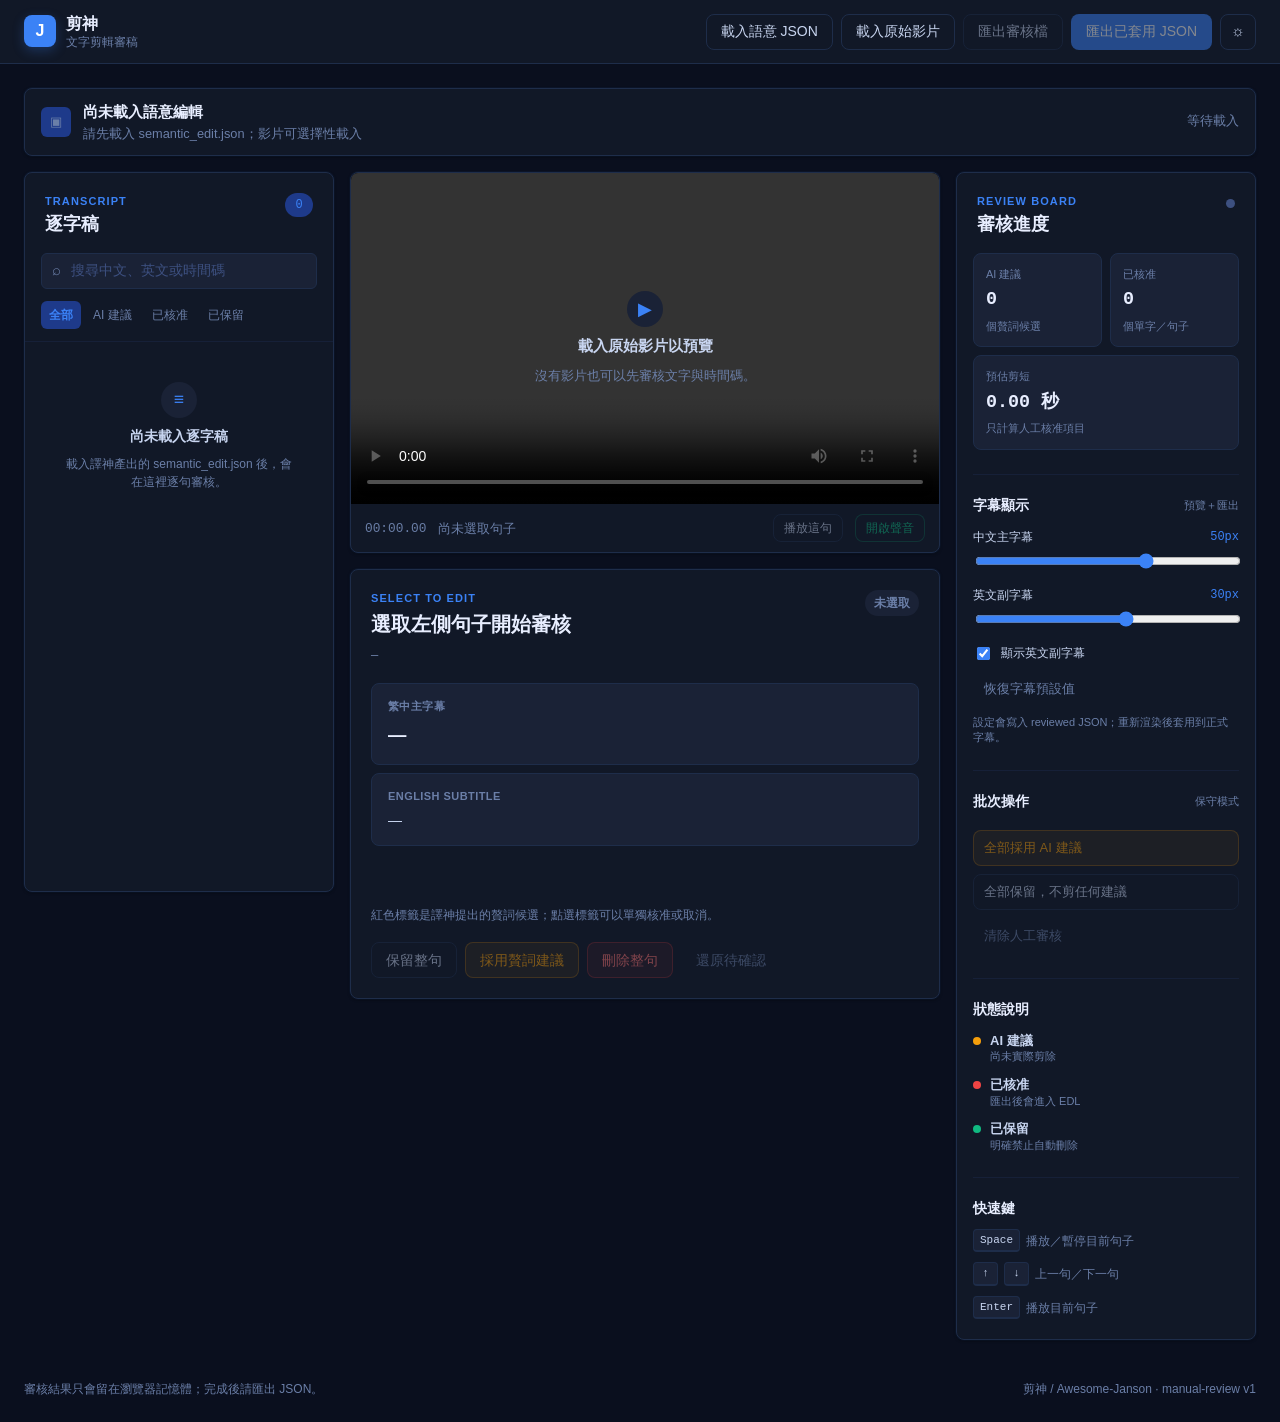
<file: review/index.html>
<!doctype html>
<html lang="zh-Hant">
<head>
  <meta charset="utf-8">
  <meta name="viewport" content="width=device-width, initial-scale=1">
  <meta name="description" content="剪神 Awesome-Janson 文字剪輯審稿器">
  <title>剪神｜文字剪輯審稿</title>
  <link rel="stylesheet" href="styles.css">
</head>
<body data-theme="dark">
  <header class="topbar">
    <div class="brand" aria-label="剪神文字剪輯審稿器">
      <span class="brand-mark">J</span>
      <span class="brand-copy">
        <strong>剪神</strong>
        <small>文字剪輯審稿</small>
      </span>
    </div>
    <div class="topbar-actions">
      <input id="edit-file" type="file" accept=".json,application/json" hidden>
      <label class="button button-secondary" for="edit-file">載入語意 JSON</label>
      <input id="video-file" type="file" accept="video/*,.mp4,.mov,.mkv" hidden>
      <label class="button button-secondary" for="video-file">載入原始影片</label>
      <button id="export-review" class="button button-secondary" type="button" disabled>匯出審核檔</button>
      <button id="export-edit" class="button button-primary" type="button" disabled>匯出已套用 JSON</button>
      <button id="theme-toggle" class="icon-button" type="button" title="切換主題" aria-label="切換主題">☼</button>
    </div>
  </header>

  <main class="app-shell">
    <section class="source-strip" aria-label="來源檔案">
      <div class="source-file">
        <span class="source-icon">▣</span>
        <div>
          <strong id="edit-name">尚未載入語意編輯</strong>
          <span id="video-name">請先載入 semantic_edit.json；影片可選擇性載入</span>
        </div>
      </div>
      <div class="source-meta" id="source-meta">等待載入</div>
    </section>

    <section class="workspace">
      <aside class="sidebar panel" aria-label="逐字稿列表">
        <div class="panel-header">
          <div>
            <p class="eyebrow">TRANSCRIPT</p>
            <h1>逐字稿</h1>
          </div>
          <span class="count-badge" id="cue-count">0</span>
        </div>
        <div class="search-wrap">
          <span aria-hidden="true">⌕</span>
          <input id="search" type="search" placeholder="搜尋中文、英文或時間碼" autocomplete="off">
        </div>
        <div class="filter-tabs" role="tablist" aria-label="篩選逐字稿">
          <button class="filter-tab is-active" data-filter="all" type="button">全部</button>
          <button class="filter-tab" data-filter="suggested" type="button">AI 建議</button>
          <button class="filter-tab" data-filter="approved" type="button">已核准</button>
          <button class="filter-tab" data-filter="keep" type="button">已保留</button>
        </div>
        <div class="cue-list" id="cue-list">
          <div class="empty-state compact">
            <span class="empty-icon">≡</span>
            <strong>尚未載入逐字稿</strong>
            <p>載入譯神產出的 semantic_edit.json 後，會在這裡逐句審核。</p>
          </div>
        </div>
      </aside>

      <section class="editor-column" aria-label="影片預覽與文字編輯">
        <div class="video-card panel">
          <div class="video-stage" id="video-stage">
            <video id="preview" controls preload="metadata" playsinline>
              您的瀏覽器不支援影片預覽。
            </video>
            <div class="video-empty" id="video-empty">
              <span class="empty-icon">▶</span>
              <strong>載入原始影片以預覽</strong>
              <p>沒有影片也可以先審核文字與時間碼。</p>
            </div>
            <div class="subtitle-overlay" id="subtitle-overlay" hidden aria-live="polite">
              <div class="preview-subtitle-zh" id="preview-subtitle-zh"></div>
              <div class="preview-subtitle-en" id="preview-subtitle-en"></div>
            </div>
          </div>
          <div class="video-footer">
            <span id="preview-time" class="mono">00:00.00</span>
            <span id="preview-range">尚未選取句子</span>
            <button id="play-cue" class="mini-button" type="button" disabled>播放這句</button>
            <button id="enable-audio" class="mini-button" type="button" disabled>開啟聲音</button>
          </div>
        </div>

        <div class="transcript-card panel" id="transcript-card">
          <div class="transcript-header">
            <div>
              <p class="eyebrow">SELECT TO EDIT</p>
              <h2 id="selected-title">選取左側句子開始審核</h2>
            </div>
            <span id="selected-status" class="status-badge status-empty">未選取</span>
          </div>
          <div class="selected-time mono" id="selected-time">—</div>
          <div class="text-block">
            <span class="text-label">繁中主字幕</span>
            <p id="selected-zh" class="zh-text">—</p>
          </div>
          <div class="text-block secondary-text-block">
            <span class="text-label">English subtitle</span>
            <p id="selected-en" class="en-text">—</p>
          </div>
          <div class="word-strip" id="word-strip" aria-label="單字時間軸"></div>
          <p class="helper-text" id="word-helper">紅色標籤是譯神提出的贅詞候選；點選標籤可以單獨核准或取消。</p>
          <div class="cue-actions">
            <button id="keep-cue" class="button button-secondary" type="button" disabled>保留整句</button>
            <button id="approve-fillers" class="button button-warning" type="button" disabled>採用贅詞建議</button>
            <button id="delete-cue" class="button button-danger" type="button" disabled>刪除整句</button>
            <button id="reset-cue" class="button button-ghost" type="button" disabled>還原待確認</button>
          </div>
        </div>
      </section>

      <aside class="inspector panel" aria-label="審核摘要與操作">
        <div class="panel-header">
          <div>
            <p class="eyebrow">REVIEW BOARD</p>
            <h2>審核進度</h2>
          </div>
          <span class="review-dot" id="review-dot"></span>
        </div>
        <div class="stat-grid">
          <div class="stat-card">
            <span>AI 建議</span>
            <strong id="stat-suggested">0</strong>
            <small>個贅詞候選</small>
          </div>
          <div class="stat-card">
            <span>已核准</span>
            <strong id="stat-approved">0</strong>
            <small>個單字／句子</small>
          </div>
          <div class="stat-card stat-wide">
            <span>預估剪短</span>
            <strong id="stat-duration">0.00 秒</strong>
            <small>只計算人工核准項目</small>
          </div>
        </div>

        <div class="subtitle-settings">
          <div class="section-heading">
            <h3>字幕顯示</h3>
            <span class="caption">預覽＋匯出</span>
          </div>
          <label class="range-row" for="zh-font-size">
            <span>中文主字幕 <output id="zh-font-size-value">50px</output></span>
            <input id="zh-font-size" type="range" min="24" max="64" step="1" value="50">
          </label>
          <label class="range-row" for="en-font-size">
            <span>英文副字幕 <output id="en-font-size-value">30px</output></span>
            <input id="en-font-size" type="range" min="14" max="42" step="1" value="30">
          </label>
          <label class="check-row" for="show-english">
            <input id="show-english" type="checkbox" checked>
            <span>顯示英文副字幕</span>
          </label>
          <button id="reset-subtitle-style" class="wide-button button-ghost" type="button">恢復字幕預設值</button>
          <p class="settings-hint">設定會寫入 reviewed JSON；重新渲染後套用到正式字幕。</p>
        </div>

        <div class="bulk-actions">
          <div class="section-heading">
            <h3>批次操作</h3>
            <span class="caption">保守模式</span>
          </div>
          <button id="approve-all" class="wide-button button-warning" type="button" disabled>全部採用 AI 建議</button>
          <button id="keep-all" class="wide-button button-secondary" type="button" disabled>全部保留，不剪任何建議</button>
          <button id="reset-all" class="wide-button button-ghost" type="button" disabled>清除人工審核</button>
        </div>

        <div class="legend">
          <div class="section-heading"><h3>狀態說明</h3></div>
          <div class="legend-row"><span class="legend-dot dot-suggested"></span><span><strong>AI 建議</strong><small>尚未實際剪除</small></span></div>
          <div class="legend-row"><span class="legend-dot dot-approved"></span><span><strong>已核准</strong><small>匯出後會進入 EDL</small></span></div>
          <div class="legend-row"><span class="legend-dot dot-kept"></span><span><strong>已保留</strong><small>明確禁止自動刪除</small></span></div>
        </div>

        <div class="shortcut-box">
          <div class="section-heading"><h3>快速鍵</h3></div>
          <div class="shortcut-row"><kbd>Space</kbd><span>播放／暫停目前句子</span></div>
          <div class="shortcut-row"><kbd>↑</kbd><kbd>↓</kbd><span>上一句／下一句</span></div>
          <div class="shortcut-row"><kbd>Enter</kbd><span>播放目前句子</span></div>
        </div>
      </aside>
    </section>
  </main>

  <footer class="app-footer">
    <span id="save-status">審核結果只會留在瀏覽器記憶體；完成後請匯出 JSON。</span>
    <span>剪神 / Awesome-Janson · manual-review v1</span>
  </footer>

  <script src="app.js"></script>
</body>
</html>
</file>
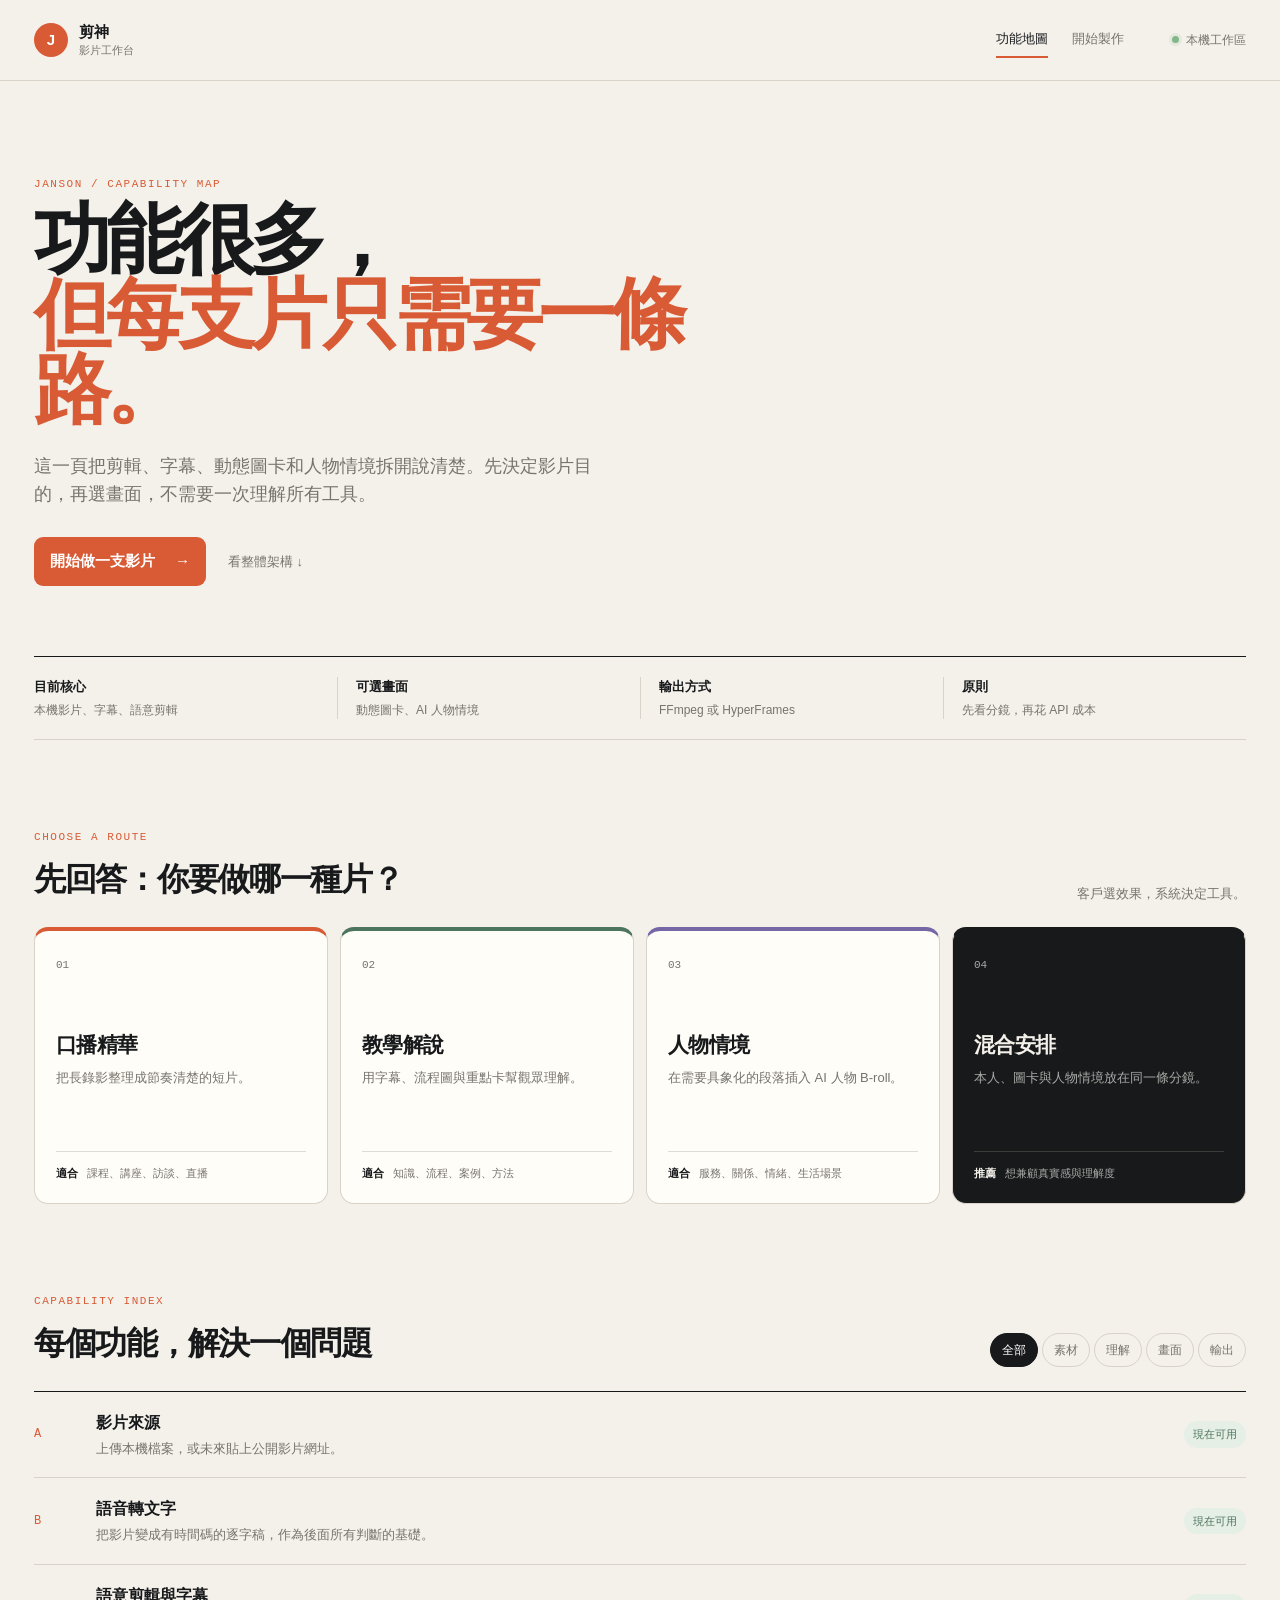
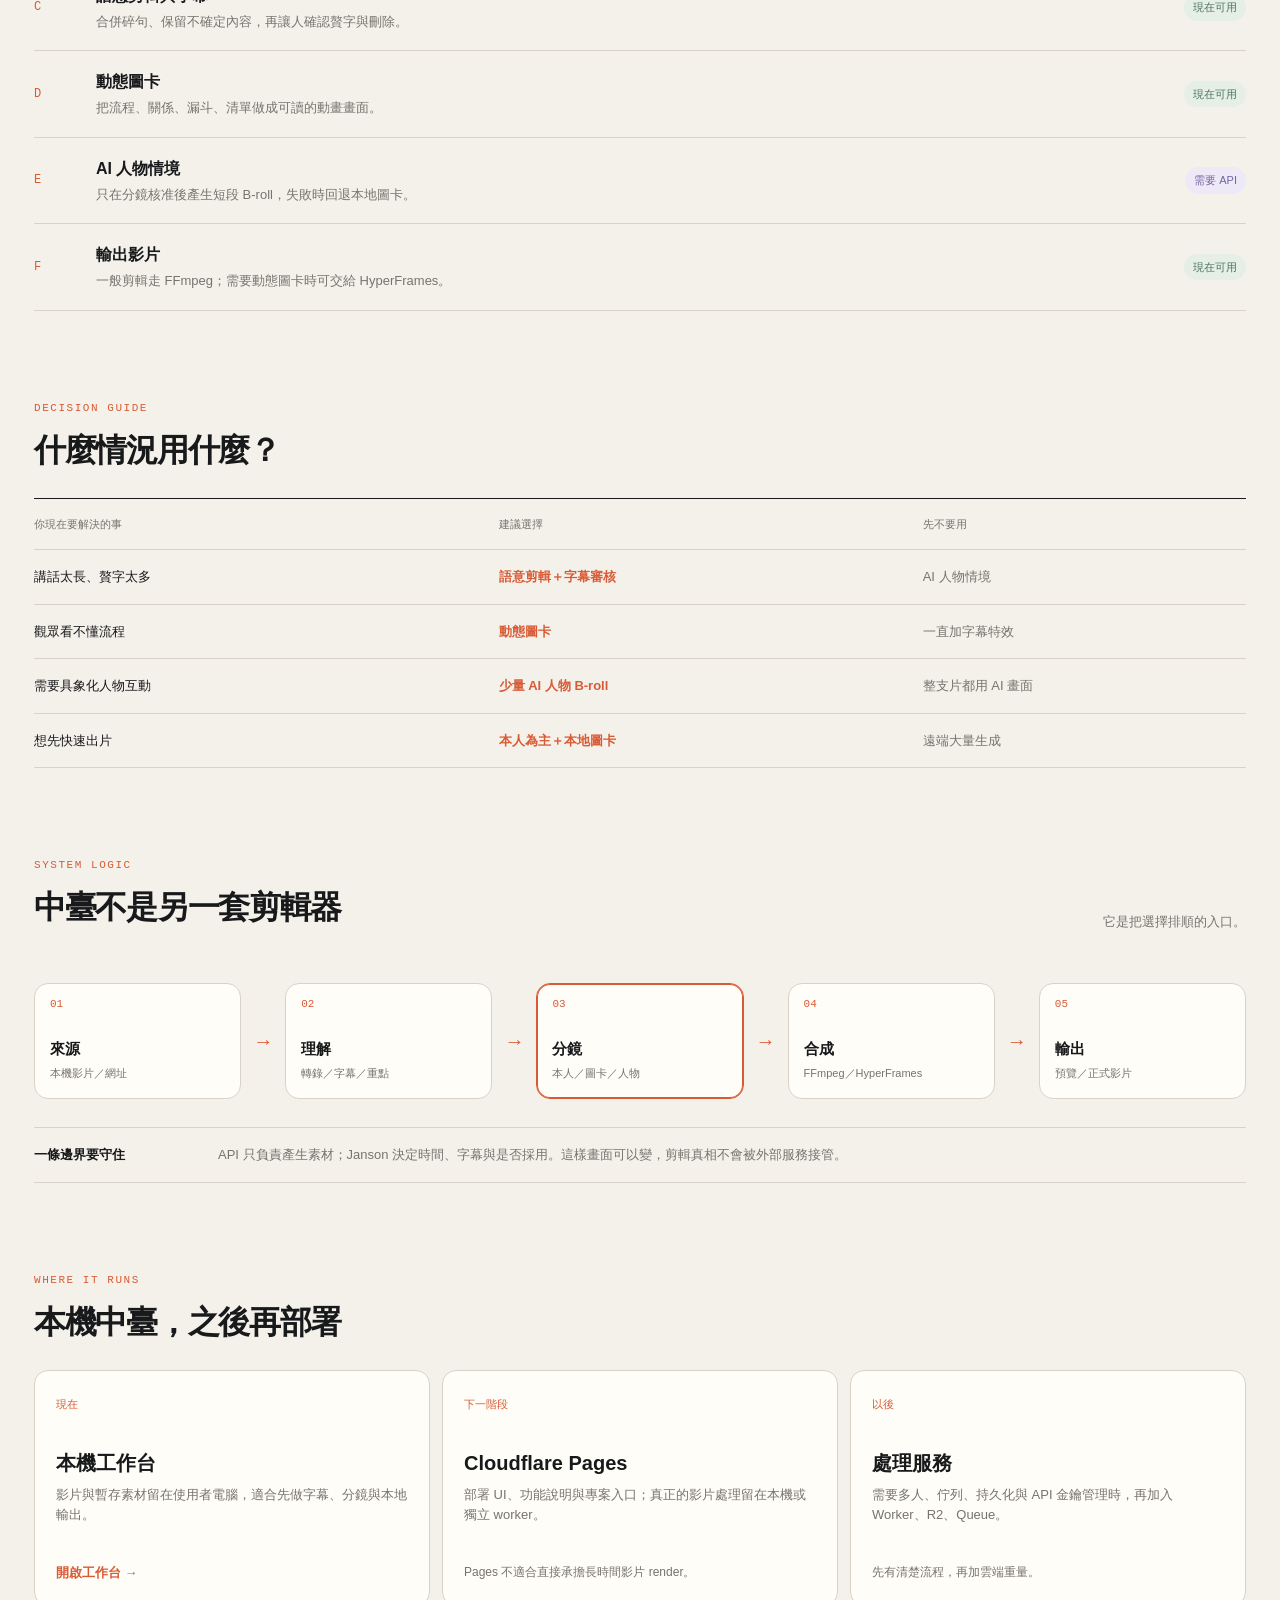
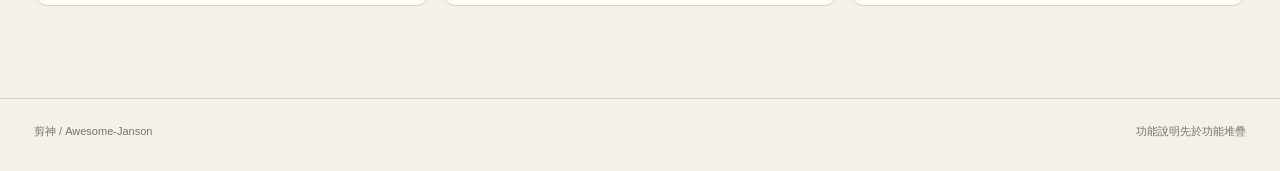
<file: studio/analysis.html>
<!doctype html>
<html lang="zh-Hant">
<head>
  <meta charset="utf-8">
  <meta name="viewport" content="width=device-width, initial-scale=1">
  <meta name="description" content="剪神功能地圖與影片製作架構">
  <title>剪神｜功能地圖</title>
  <link rel="stylesheet" href="analysis.css">
</head>
<body>
  <header class="site-header">
    <a class="brand" href="index.html"><span class="brand-mark">J</span><span><strong>剪神</strong><small>影片工作台</small></span></a>
    <nav><a class="is-active" href="analysis.html">功能地圖</a><a href="index.html">開始製作</a></nav>
    <span class="local-status"><i></i>本機工作區</span>
  </header>

  <main>
    <section class="intro">
      <p class="kicker">Janson / Capability map</p>
      <h1>功能很多，<br><em>但每支片只需要一條路。</em></h1>
      <p class="lede">這一頁把剪輯、字幕、動態圖卡和人物情境拆開說清楚。先決定影片目的，再選畫面，不需要一次理解所有工具。</p>
      <div class="intro-actions"><a class="primary" href="index.html">開始做一支影片 <span>→</span></a><a class="text-link" href="#architecture">看整體架構 ↓</a></div>
    </section>

    <section class="status-strip" aria-label="目前能力狀態">
      <div><strong>目前核心</strong><span>本機影片、字幕、語意剪輯</span></div>
      <div><strong>可選畫面</strong><span>動態圖卡、AI 人物情境</span></div>
      <div><strong>輸出方式</strong><span>FFmpeg 或 HyperFrames</span></div>
      <div><strong>原則</strong><span>先看分鏡，再花 API 成本</span></div>
    </section>

    <section class="section" id="routes">
      <div class="section-head"><div><p class="kicker">Choose a route</p><h2>先回答：你要做哪一種片？</h2></div><p>客戶選效果，系統決定工具。</p></div>
      <div class="route-grid">
        <article class="route-card route-orange"><span class="route-letter">01</span><h3>口播精華</h3><p>把長錄影整理成節奏清楚的短片。</p><div class="route-foot"><b>適合</b><span>課程、講座、訪談、直播</span></div></article>
        <article class="route-card route-green"><span class="route-letter">02</span><h3>教學解說</h3><p>用字幕、流程圖與重點卡幫觀眾理解。</p><div class="route-foot"><b>適合</b><span>知識、流程、案例、方法</span></div></article>
        <article class="route-card route-violet"><span class="route-letter">03</span><h3>人物情境</h3><p>在需要具象化的段落插入 AI 人物 B-roll。</p><div class="route-foot"><b>適合</b><span>服務、關係、情緒、生活場景</span></div></article>
        <article class="route-card route-dark"><span class="route-letter">04</span><h3>混合安排</h3><p>本人、圖卡與人物情境放在同一條分鏡。</p><div class="route-foot"><b>推薦</b><span>想兼顧真實感與理解度</span></div></article>
      </div>
    </section>

    <section class="section capability-section" id="capabilities">
      <div class="section-head"><div><p class="kicker">Capability index</p><h2>每個功能，解決一個問題</h2></div><div class="filters" role="tablist" aria-label="功能分類"><button class="filter is-active" data-filter="all">全部</button><button class="filter" data-filter="prepare">素材</button><button class="filter" data-filter="understand">理解</button><button class="filter" data-filter="visual">畫面</button><button class="filter" data-filter="deliver">輸出</button></div></div>
      <div class="capability-list">
        <article class="capability" data-category="prepare"><div class="cap-index">A</div><div><h3>影片來源</h3><p>上傳本機檔案，或未來貼上公開影片網址。</p></div><span class="cap-state ready">現在可用</span></article>
        <article class="capability" data-category="understand"><div class="cap-index">B</div><div><h3>語音轉文字</h3><p>把影片變成有時間碼的逐字稿，作為後面所有判斷的基礎。</p></div><span class="cap-state ready">現在可用</span></article>
        <article class="capability" data-category="understand"><div class="cap-index">C</div><div><h3>語意剪輯與字幕</h3><p>合併碎句、保留不確定內容，再讓人確認贅字與刪除。</p></div><span class="cap-state ready">現在可用</span></article>
        <article class="capability" data-category="visual"><div class="cap-index">D</div><div><h3>動態圖卡</h3><p>把流程、關係、漏斗、清單做成可讀的動畫畫面。</p></div><span class="cap-state ready">現在可用</span></article>
        <article class="capability" data-category="visual"><div class="cap-index">E</div><div><h3>AI 人物情境</h3><p>只在分鏡核准後產生短段 B-roll，失敗時回退本地圖卡。</p></div><span class="cap-state optional">需要 API</span></article>
        <article class="capability" data-category="deliver"><div class="cap-index">F</div><div><h3>輸出影片</h3><p>一般剪輯走 FFmpeg；需要動態圖卡時可交給 HyperFrames。</p></div><span class="cap-state ready">現在可用</span></article>
      </div>
    </section>

    <section class="section decision-section" id="decision">
      <div class="section-head"><div><p class="kicker">Decision guide</p><h2>什麼情況用什麼？</h2></div></div>
      <div class="decision-table">
        <div class="decision-row decision-header"><span>你現在要解決的事</span><span>建議選擇</span><span>先不要用</span></div>
        <div class="decision-row"><span>講話太長、贅字太多</span><strong>語意剪輯＋字幕審核</strong><span>AI 人物情境</span></div>
        <div class="decision-row"><span>觀眾看不懂流程</span><strong>動態圖卡</strong><span>一直加字幕特效</span></div>
        <div class="decision-row"><span>需要具象化人物互動</span><strong>少量 AI 人物 B-roll</strong><span>整支片都用 AI 畫面</span></div>
        <div class="decision-row"><span>想先快速出片</span><strong>本人為主＋本地圖卡</strong><span>遠端大量生成</span></div>
      </div>
    </section>

    <section class="section architecture" id="architecture">
      <div class="section-head"><div><p class="kicker">System logic</p><h2>中臺不是另一套剪輯器</h2></div><p>它是把選擇排順的入口。</p></div>
      <div class="flow">
        <div class="flow-node"><span>01</span><strong>來源</strong><small>本機影片／網址</small></div><i>→</i><div class="flow-node"><span>02</span><strong>理解</strong><small>轉錄／字幕／重點</small></div><i>→</i><div class="flow-node flow-focus"><span>03</span><strong>分鏡</strong><small>本人／圖卡／人物</small></div><i>→</i><div class="flow-node"><span>04</span><strong>合成</strong><small>FFmpeg／HyperFrames</small></div><i>→</i><div class="flow-node"><span>05</span><strong>輸出</strong><small>預覽／正式影片</small></div>
      </div>
      <div class="architecture-note"><strong>一條邊界要守住</strong><span>API 只負責產生素材；Janson 決定時間、字幕與是否採用。這樣畫面可以變，剪輯真相不會被外部服務接管。</span></div>
    </section>

    <section class="section deployment" id="deployment">
      <div class="section-head"><div><p class="kicker">Where it runs</p><h2>本機中臺，之後再部署</h2></div></div>
      <div class="deploy-grid"><article><span class="deploy-tag">現在</span><h3>本機工作台</h3><p>影片與暫存素材留在使用者電腦，適合先做字幕、分鏡與本地輸出。</p><a href="index.html">開啟工作台 →</a></article><article><span class="deploy-tag">下一階段</span><h3>Cloudflare Pages</h3><p>部署 UI、功能說明與專案入口；真正的影片處理留在本機或獨立 worker。</p><span class="muted-note">Pages 不適合直接承擔長時間影片 render。</span></article><article><span class="deploy-tag">以後</span><h3>處理服務</h3><p>需要多人、佇列、持久化與 API 金鑰管理時，再加入 Worker、R2、Queue。</p><span class="muted-note">先有清楚流程，再加雲端重量。</span></article></div>
    </section>
  </main>
  <footer><span>剪神 / Awesome-Janson</span><span>功能說明先於功能堆疊</span></footer>
  <script src="analysis.js"></script>
</body>
</html>
</file>
<file: review/styles.css>
:root {
  --color-background: #0a0f1e;
  --color-surface: #111827;
  --color-surface-raised: #1a2236;
  --color-surface-overlay: #1e2845;
  --color-border: #1e2d4a;
  --color-border-subtle: #162038;
  --color-text: #e8eeff;
  --color-text-secondary: #c8d5f0;
  --color-text-muted: #6b7fa8;
  --color-text-subtle: #3d5080;
  --color-primary: #3b82f6;
  --color-primary-dark: #2563eb;
  --color-primary-soft: #1e3a8a;
  --color-success: #10b981;
  --color-success-soft: rgba(16, 185, 129, 0.12);
  --color-warning: #f59e0b;
  --color-warning-soft: rgba(245, 158, 11, 0.12);
  --color-danger: #ef4444;
  --color-danger-dark: #dc2626;
  --color-danger-soft: rgba(239, 68, 68, 0.12);
  --shadow-card: 0 1px 3px rgba(0, 0, 0, 0.4), 0 0 0 1px rgba(59, 130, 246, 0.06);
  --radius-sm: 4px;
  --radius-md: 6px;
  --radius-lg: 8px;
  --radius-xl: 12px;
  --duration: 200ms;
  --easing: cubic-bezier(0.4, 0, 0.2, 1);
}

body[data-theme="light"] {
  --color-background: #f8fafc;
  --color-surface: #ffffff;
  --color-surface-raised: #f1f5f9;
  --color-surface-overlay: #e2e8f0;
  --color-border: #e2e8f0;
  --color-border-subtle: #f1f5f9;
  --color-text: #0f172a;
  --color-text-secondary: #334155;
  --color-text-muted: #64748b;
  --color-text-subtle: #94a3b8;
  --color-primary-soft: #eff6ff;
  --color-success-soft: #f0fdf4;
  --color-warning-soft: #fffbeb;
  --color-danger-soft: #fef2f2;
  --shadow-card: 0 1px 3px rgba(0, 0, 0, 0.1), 0 1px 2px -1px rgba(0, 0, 0, 0.1);
}

* { box-sizing: border-box; }

html, body { min-height: 100%; }

body {
  margin: 0;
  background: var(--color-background);
  color: var(--color-text);
  font-family: Inter, "Noto Sans TC", -apple-system, BlinkMacSystemFont, "Segoe UI", sans-serif;
  font-size: 0.9375rem;
  line-height: 1.5;
  transition: background var(--duration) var(--easing), color var(--duration) var(--easing);
}

button, input { font: inherit; }
button { cursor: pointer; }
button:disabled, label:has(+ input:disabled) { cursor: not-allowed; opacity: 0.48; }
button:focus-visible, input:focus-visible, label:focus-visible {
  outline: 2px solid var(--color-primary);
  outline-offset: 2px;
}

.topbar {
  min-height: 64px;
  display: flex;
  align-items: center;
  justify-content: space-between;
  gap: 16px;
  padding: 12px 24px;
  border-bottom: 1px solid var(--color-border);
  background: var(--color-surface);
  position: sticky;
  top: 0;
  z-index: 10;
}

.brand { display: flex; align-items: center; gap: 10px; min-width: 190px; }
.brand-mark {
  width: 32px;
  height: 32px;
  display: grid;
  place-items: center;
  border-radius: var(--radius-lg);
  background: var(--color-primary);
  color: #fff;
  font-weight: 700;
  font-size: 1rem;
  box-shadow: 0 4px 12px rgba(59, 130, 246, 0.25);
}
.brand-copy { display: flex; flex-direction: column; line-height: 1.2; }
.brand-copy strong { font-size: 1rem; }
.brand-copy small { color: var(--color-text-muted); font-size: 0.75rem; margin-top: 2px; }
.topbar-actions { display: flex; align-items: center; justify-content: flex-end; gap: 8px; flex-wrap: wrap; }

.button, .mini-button, .wide-button, .icon-button {
  border: 1px solid transparent;
  border-radius: var(--radius-lg);
  transition: background var(--duration) var(--easing), border-color var(--duration) var(--easing), color var(--duration) var(--easing), transform var(--duration) var(--easing);
}
.button { min-height: 36px; padding: 6px 14px; font-size: 0.875rem; font-weight: 500; white-space: nowrap; }
.button:hover:not(:disabled), .mini-button:hover:not(:disabled), .wide-button:hover:not(:disabled) { transform: translateY(-1px); }
.button-primary { background: var(--color-primary); color: #fff; }
.button-primary:hover:not(:disabled) { background: var(--color-primary-dark); }
.button-secondary, .mini-button { background: var(--color-surface); border-color: var(--color-border); color: var(--color-text-secondary); }
.button-secondary:hover:not(:disabled), .mini-button:hover:not(:disabled) { border-color: rgba(59, 130, 246, 0.45); color: var(--color-text); background: var(--color-surface-raised); }
.button-warning, .wide-button.button-warning { background: var(--color-warning-soft); border-color: rgba(245, 158, 11, 0.35); color: var(--color-warning); }
.button-warning:hover:not(:disabled), .wide-button.button-warning:hover:not(:disabled) { background: rgba(245, 158, 11, 0.2); }
.button-danger { background: var(--color-danger-soft); border-color: rgba(239, 68, 68, 0.35); color: #f87171; }
.button-danger:hover:not(:disabled) { background: rgba(239, 68, 68, 0.2); }
.button-ghost { background: transparent; border-color: transparent; color: var(--color-text-muted); }
.button-ghost:hover:not(:disabled) { color: var(--color-text); background: var(--color-surface-raised); }
.icon-button { width: 36px; height: 36px; background: transparent; border-color: var(--color-border); color: var(--color-text-secondary); }
.icon-button:hover { background: var(--color-surface-raised); color: var(--color-text); }

.app-shell { max-width: 1600px; margin: 0 auto; padding: 24px; }
.source-strip {
  min-height: 58px;
  display: flex;
  align-items: center;
  justify-content: space-between;
  gap: 16px;
  margin-bottom: 16px;
  padding: 12px 16px;
  border: 1px solid var(--color-border);
  border-radius: var(--radius-lg);
  background: var(--color-surface);
  box-shadow: var(--shadow-card);
}
.source-file { display: flex; align-items: center; gap: 12px; min-width: 0; }
.source-icon { width: 30px; height: 30px; display: grid; place-items: center; border-radius: var(--radius-md); background: var(--color-primary-soft); color: var(--color-primary); }
.source-file div { min-width: 0; display: flex; flex-direction: column; }
.source-file strong { overflow: hidden; text-overflow: ellipsis; white-space: nowrap; }
.source-file span { color: var(--color-text-muted); font-size: 0.8rem; overflow: hidden; text-overflow: ellipsis; white-space: nowrap; }
.source-meta { color: var(--color-text-muted); font-family: "Fira Code", "SF Mono", monospace; font-size: 0.8rem; white-space: nowrap; }

.workspace { display: grid; grid-template-columns: minmax(260px, 310px) minmax(420px, 1fr) minmax(250px, 300px); gap: 16px; align-items: start; }
.panel { border: 1px solid var(--color-border); border-radius: var(--radius-lg); background: var(--color-surface); box-shadow: var(--shadow-card); }
.sidebar, .inspector { min-height: calc(100vh - 180px); overflow: hidden; }
.sidebar { display: flex; flex-direction: column; }
.panel-header { display: flex; align-items: flex-start; justify-content: space-between; gap: 12px; padding: 20px 20px 16px; }
.eyebrow { margin: 0 0 4px; color: var(--color-primary); font-size: 0.6875rem; font-weight: 700; letter-spacing: 0.1em; }
h1, h2, h3, p { margin-top: 0; }
h1, h2 { margin-bottom: 0; font-size: 1.125rem; line-height: 1.3; }
h3 { margin: 0; font-size: 0.875rem; }
.count-badge { min-width: 28px; height: 24px; display: inline-grid; place-items: center; padding: 0 8px; border-radius: 9999px; background: var(--color-primary-soft); color: var(--color-primary); font-family: "Fira Code", "SF Mono", monospace; font-size: 0.75rem; }
.search-wrap { display: flex; align-items: center; gap: 8px; margin: 0 16px 12px; padding: 0 10px; height: 36px; border: 1px solid var(--color-border); border-radius: var(--radius-md); background: var(--color-surface-raised); color: var(--color-text-muted); }
.search-wrap input { width: 100%; border: 0; outline: 0; background: transparent; color: var(--color-text); font-size: 0.875rem; }
.search-wrap input::placeholder { color: var(--color-text-subtle); }
.filter-tabs { display: flex; gap: 4px; overflow-x: auto; padding: 0 16px 12px; border-bottom: 1px solid var(--color-border-subtle); }
.filter-tab { flex: 0 0 auto; padding: 5px 8px; border: 0; border-radius: var(--radius-md); background: transparent; color: var(--color-text-muted); font-size: 0.75rem; }
.filter-tab:hover { background: var(--color-surface-raised); color: var(--color-text-secondary); }
.filter-tab.is-active { background: var(--color-primary-soft); color: var(--color-primary); font-weight: 600; }
.cue-list { overflow-y: auto; flex: 1; max-height: calc(100vh - 350px); }
.cue-row { position: relative; width: 100%; display: block; padding: 12px 16px 12px 20px; border: 0; border-bottom: 1px solid var(--color-border-subtle); background: transparent; color: inherit; text-align: left; }
.cue-row:hover { background: rgba(59, 130, 246, 0.04); }
.cue-row.is-selected { background: rgba(59, 130, 246, 0.08); box-shadow: inset 3px 0 0 var(--color-primary); }
.cue-row.is-deleted { box-shadow: inset 3px 0 0 var(--color-danger); }
.cue-row.is-filler { box-shadow: inset 3px 0 0 var(--color-warning); }
.cue-row-head { display: flex; align-items: center; justify-content: space-between; gap: 8px; margin-bottom: 5px; }
.cue-time { color: var(--color-text-muted); font-family: "Fira Code", "SF Mono", monospace; font-size: 0.6875rem; }
.cue-preview { display: -webkit-box; overflow: hidden; color: var(--color-text-secondary); font-size: 0.8125rem; line-height: 1.45; -webkit-box-orient: vertical; -webkit-line-clamp: 2; }
.cue-status { display: inline-flex; align-items: center; gap: 4px; font-size: 0.6875rem; white-space: nowrap; }
.cue-status::before { width: 6px; height: 6px; display: inline-block; border-radius: 50%; background: var(--color-text-subtle); content: ""; }
.cue-status.status-suggested { color: var(--color-warning); }
.cue-status.status-suggested::before { background: var(--color-warning); }
.cue-status.status-filler { color: var(--color-warning); }
.cue-status.status-filler::before { background: var(--color-warning); }
.cue-status.status-delete { color: #f87171; }
.cue-status.status-delete::before { background: var(--color-danger); }
.cue-status.status-keep { color: var(--color-success); }
.cue-status.status-keep::before { background: var(--color-success); }

.editor-column { display: flex; flex-direction: column; gap: 16px; min-width: 0; }
.video-card { overflow: hidden; }
.video-stage { position: relative; aspect-ratio: 16 / 9; display: grid; place-items: center; background: #050914; }
.video-stage video { width: 100%; height: 100%; display: block; object-fit: contain; }
.video-empty { position: absolute; inset: 0; display: grid; place-content: center; justify-items: center; gap: 8px; color: var(--color-text-muted); pointer-events: none; }
.video-empty[hidden] { display: none; }
.subtitle-overlay { position: absolute; right: 24px; bottom: 56px; left: 24px; display: grid; justify-items: center; gap: 3px; pointer-events: none; text-align: center; text-shadow: 0 2px 5px rgba(0, 0, 0, 0.95); }
.subtitle-overlay[hidden] { display: none; }
.preview-subtitle-zh, .preview-subtitle-en { max-width: 92%; padding: 3px 10px; border-radius: var(--radius-sm); background: rgba(15, 23, 42, 0.82); }
.preview-subtitle-zh { color: #fff; font-size: var(--preview-zh-size, 50px); font-weight: 600; line-height: 1.4; }
.preview-subtitle-en { color: #e2e8f0; font-size: var(--preview-en-size, 30px); line-height: 1.35; }
.video-empty strong { color: var(--color-text-secondary); font-size: 0.9375rem; }
.video-empty p { margin: 0; font-size: 0.8125rem; }
.empty-icon { width: 36px; height: 36px; display: grid; place-items: center; border-radius: 50%; background: var(--color-surface-raised); color: var(--color-primary); font-size: 1.1rem; }
.video-footer { display: flex; align-items: center; gap: 12px; padding: 10px 14px; border-top: 1px solid var(--color-border); color: var(--color-text-muted); font-size: 0.8rem; }
.video-footer #enable-audio { border-color: rgba(16, 185, 129, 0.35); color: var(--color-success); }
.video-footer #preview-range { overflow: hidden; flex: 1; text-overflow: ellipsis; white-space: nowrap; }
.mini-button { min-height: 28px; padding: 4px 10px; font-size: 0.75rem; }
.mono { font-family: "Fira Code", "SF Mono", monospace; font-variant-numeric: tabular-nums; }

.transcript-card { padding: 20px; }
.transcript-header { display: flex; align-items: flex-start; justify-content: space-between; gap: 12px; }
.transcript-header h2 { font-size: 1.25rem; }
.status-badge { display: inline-flex; align-items: center; min-height: 26px; padding: 4px 9px; border-radius: 9999px; font-size: 0.75rem; font-weight: 600; white-space: nowrap; }
.status-empty { background: var(--color-surface-raised); color: var(--color-text-muted); }
.status-suggested { background: var(--color-warning-soft); color: var(--color-warning); }
.status-filler { background: var(--color-warning-soft); color: var(--color-warning); }
.status-delete { background: var(--color-danger-soft); color: #f87171; }
.status-keep { background: var(--color-success-soft); color: var(--color-success); }
.status-pending { background: var(--color-surface-raised); color: var(--color-text-muted); }
.selected-time { margin: 10px 0 18px; color: var(--color-text-muted); font-size: 0.75rem; }
.text-block { padding: 14px 16px; border: 1px solid var(--color-border); border-radius: var(--radius-lg); background: var(--color-surface-raised); }
.text-block + .text-block { margin-top: 8px; }
.text-label { display: block; margin-bottom: 6px; color: var(--color-text-muted); font-size: 0.6875rem; font-weight: 600; letter-spacing: 0.04em; text-transform: uppercase; }
.text-block p { margin: 0; }
.zh-text { color: var(--color-text); font-size: 1.15rem; font-weight: 600; line-height: 1.6; }
.en-text { color: var(--color-text-secondary); font-size: 0.875rem; line-height: 1.5; }
.word-strip { display: flex; flex-wrap: wrap; gap: 6px; min-height: 36px; margin: 16px 0 4px; }
.word-chip { display: inline-flex; align-items: center; gap: 4px; padding: 4px 7px; border: 1px solid var(--color-border); border-radius: var(--radius-md); background: var(--color-surface); color: var(--color-text-secondary); font-size: 0.8125rem; }
.word-chip:hover { border-color: var(--color-primary); }
.word-chip.is-suggested { border-color: rgba(245, 158, 11, 0.45); background: var(--color-warning-soft); color: var(--color-warning); }
.word-chip.is-approved { border-color: rgba(239, 68, 68, 0.5); background: var(--color-danger-soft); color: #f87171; text-decoration: line-through; }
.word-chip.is-content { cursor: default; }
.word-chip small { color: var(--color-text-muted); font-family: "Fira Code", "SF Mono", monospace; font-size: 0.6rem; text-decoration: none; }
.helper-text { min-height: 20px; margin: 8px 0 16px; color: var(--color-text-muted); font-size: 0.75rem; }
.cue-actions { display: flex; flex-wrap: wrap; gap: 8px; align-items: center; }

.inspector { padding-bottom: 20px; }
.review-dot { width: 9px; height: 9px; margin-top: 6px; border-radius: 50%; background: var(--color-text-subtle); }
.review-dot.is-active { background: var(--color-success); box-shadow: 0 0 0 4px var(--color-success-soft); }
.stat-grid { display: grid; grid-template-columns: repeat(2, 1fr); gap: 8px; padding: 0 16px; }
.stat-card { min-height: 94px; padding: 12px; border: 1px solid var(--color-border); border-radius: var(--radius-lg); background: var(--color-surface-raised); }
.stat-card.stat-wide { grid-column: 1 / -1; min-height: 78px; }
.stat-card span, .stat-card small { display: block; color: var(--color-text-muted); font-size: 0.6875rem; }
.stat-card strong { display: block; margin: 4px 0; color: var(--color-text); font-family: "Fira Code", "SF Mono", monospace; font-size: 1.15rem; font-variant-numeric: tabular-nums; }
.subtitle-settings { margin: 24px 16px 0; padding-top: 20px; border-top: 1px solid var(--color-border-subtle); }
.range-row { display: block; margin-top: 12px; color: var(--color-text-secondary); font-size: 0.75rem; }
.range-row > span { display: flex; align-items: center; justify-content: space-between; gap: 8px; margin-bottom: 5px; }
.range-row output { color: var(--color-primary); font-family: "Fira Code", "SF Mono", monospace; }
.range-row input[type="range"] { width: 100%; accent-color: var(--color-primary); }
.check-row { display: flex; align-items: center; gap: 8px; margin-top: 12px; color: var(--color-text-secondary); font-size: 0.75rem; }
.check-row input { accent-color: var(--color-primary); }
.settings-hint { margin: 8px 0 0; color: var(--color-text-muted); font-size: 0.6875rem; line-height: 1.4; }
.bulk-actions, .legend, .shortcut-box { margin: 24px 16px 0; padding-top: 20px; border-top: 1px solid var(--color-border-subtle); }
.section-heading { display: flex; align-items: center; justify-content: space-between; gap: 8px; margin-bottom: 10px; }
.caption { color: var(--color-text-muted); font-size: 0.6875rem; }
.wide-button { width: 100%; min-height: 36px; margin-top: 8px; padding: 6px 10px; font-size: 0.8125rem; text-align: left; }
.legend-row { display: flex; align-items: flex-start; gap: 9px; margin-top: 12px; }
.legend-row > span:last-child { display: flex; flex-direction: column; line-height: 1.35; }
.legend-row strong { color: var(--color-text-secondary); font-size: 0.8125rem; }
.legend-row small { color: var(--color-text-muted); font-size: 0.6875rem; }
.legend-dot { width: 8px; height: 8px; flex: 0 0 auto; margin-top: 5px; border-radius: 50%; }
.dot-suggested { background: var(--color-warning); }
.dot-approved { background: var(--color-danger); }
.dot-kept { background: var(--color-success); }
.shortcut-row { display: flex; align-items: center; gap: 6px; margin-top: 10px; color: var(--color-text-muted); font-size: 0.75rem; }
kbd { min-width: 25px; padding: 2px 6px; border: 1px solid var(--color-border); border-bottom-width: 2px; border-radius: var(--radius-sm); background: var(--color-surface-raised); color: var(--color-text-secondary); font-family: "Fira Code", "SF Mono", monospace; font-size: 0.6875rem; text-align: center; }

.empty-state { display: grid; place-items: center; gap: 8px; padding: 48px 24px; color: var(--color-text-muted); text-align: center; }
.empty-state.compact { padding: 40px 20px; }
.empty-state strong { color: var(--color-text-secondary); font-size: 0.875rem; }
.empty-state p { max-width: 230px; margin: 0; font-size: 0.75rem; }

.app-footer { display: flex; justify-content: space-between; gap: 16px; padding: 16px 24px 24px; color: var(--color-text-muted); font-size: 0.75rem; }

@media (max-width: 1180px) {
  .workspace { grid-template-columns: minmax(240px, 290px) minmax(420px, 1fr); }
  .inspector { grid-column: 1 / -1; min-height: auto; display: grid; grid-template-columns: 1fr 1fr 1fr; gap: 16px; padding: 0 0 20px; }
  .inspector > .panel-header { grid-column: 1 / -1; padding-bottom: 0; }
  .stat-grid { align-content: start; padding: 0 16px; }
  .subtitle-settings, .bulk-actions, .legend, .shortcut-box { margin-top: 0; padding-top: 0; border-top: 0; }
}

@media (max-width: 760px) {
  .topbar { align-items: flex-start; flex-direction: column; padding: 12px 16px; }
  .topbar-actions { justify-content: flex-start; }
  .app-shell { padding: 16px; }
  .source-strip { align-items: flex-start; flex-direction: column; }
  .workspace { display: flex; flex-direction: column; }
  .sidebar, .inspector { width: 100%; min-height: 0; }
  .cue-list { max-height: 360px; }
  .inspector { display: block; padding-bottom: 20px; }
  .inspector > .panel-header { padding: 20px 20px 16px; }
  .stat-grid { padding: 0 16px; }
  .subtitle-settings, .bulk-actions, .legend, .shortcut-box { margin: 24px 16px 0; padding-top: 20px; border-top: 1px solid var(--color-border-subtle); }
  .video-footer { flex-wrap: wrap; }
  .app-footer { flex-direction: column; padding: 16px; }
}
</file>
<file: studio/analysis.css>
:root{--ink:#17191b;--paper:#f4f1eb;--surface:#fffdf8;--line:#d8d2c8;--muted:#77736d;--accent:#d85b35;--green:#4d745c;--violet:#7566a5;--soft:#ebe7df;--radius:14px}*{box-sizing:border-box}html{scroll-behavior:smooth}body{margin:0;background:var(--paper);color:var(--ink);font:15px/1.5 -apple-system,BlinkMacSystemFont,"Noto Sans TC","Segoe UI",sans-serif}a{color:inherit}button{font:inherit;cursor:pointer}.site-header{display:flex;align-items:center;gap:48px;max-width:1360px;margin:0 auto;padding:22px 34px;border-bottom:1px solid var(--line)}.brand{display:flex;align-items:center;gap:11px;text-decoration:none}.brand-mark{display:grid;place-items:center;width:34px;height:34px;border-radius:50%;background:var(--accent);color:#fff;font-weight:800}.brand strong,.brand small{display:block;line-height:1.15}.brand small{margin-top:4px;color:var(--muted);font-size:11px}.site-header nav{display:flex;gap:24px;margin-left:auto}.site-header nav a{padding:7px 0;color:var(--muted);font-size:13px;text-decoration:none}.site-header nav a:hover,.site-header nav a.is-active{color:var(--ink)}.site-header nav a.is-active{border-bottom:2px solid var(--accent)}.local-status{display:flex;align-items:center;gap:7px;color:var(--muted);font-size:12px}.local-status i{width:7px;height:7px;border-radius:50%;background:#83b78b;box-shadow:0 0 0 3px rgba(131,183,139,.14)}main{max-width:1360px;margin:0 auto}.intro{max-width:810px;padding:98px 34px 70px}.kicker{margin:0 0 12px;color:var(--accent);font:11px/1 "SF Mono",monospace;letter-spacing:.14em;text-transform:uppercase}.intro h1{margin:0;font-size:clamp(44px,6vw,82px);font-weight:650;letter-spacing:-.065em;line-height:.98}.intro h1 em{color:var(--accent);font-style:normal}.lede{max-width:570px;margin:26px 0 28px;color:var(--muted);font-size:18px;line-height:1.55}.intro-actions{display:flex;align-items:center;gap:22px}.primary{display:inline-flex;align-items:center;gap:20px;padding:13px 16px;border-radius:9px;background:var(--accent);color:#fff;text-decoration:none;font-weight:650}.primary:hover{background:#a63e24}.text-link{color:var(--muted);font-size:13px;text-decoration:none}.text-link:hover{color:var(--ink)}.status-strip{display:grid;grid-template-columns:repeat(4,1fr);margin:0 34px;padding:20px 0;border-top:1px solid var(--ink);border-bottom:1px solid var(--line)}.status-strip div{padding:0 18px;border-left:1px solid var(--line)}.status-strip div:first-child{padding-left:0;border-left:0}.status-strip strong,.status-strip span{display:block}.status-strip strong{font-size:13px}.status-strip span{margin-top:5px;color:var(--muted);font-size:12px}.section{padding:92px 34px 0}.section-head{display:flex;align-items:end;justify-content:space-between;gap:30px;margin-bottom:24px}.section-head h2{margin:0;font-size:32px;letter-spacing:-.04em}.section-head>p{margin:0;color:var(--muted);font-size:13px}.route-grid{display:grid;grid-template-columns:repeat(4,1fr);gap:12px}.route-card{min-height:250px;padding:21px;border:1px solid var(--line);border-radius:var(--radius);background:var(--surface)}.route-card h3{margin:54px 0 8px;font-size:21px;letter-spacing:-.03em}.route-card p{min-height:48px;margin:0;color:var(--muted);font-size:13px}.route-letter{font:11px/1 "SF Mono",monospace;color:var(--muted)}.route-foot{display:flex;gap:9px;margin-top:35px;padding-top:13px;border-top:1px solid rgba(23,25,27,.14);font-size:11px}.route-foot b{font-weight:650}.route-foot span{color:var(--muted)}.route-orange{border-top:4px solid var(--accent)}.route-green{border-top:4px solid var(--green)}.route-violet{border-top:4px solid var(--violet)}.route-dark{border-top:4px solid var(--ink);background:var(--ink);color:#f4f1eb}.route-dark p,.route-dark .route-foot span,.route-dark .route-letter{color:#a7aaa5}.route-dark .route-foot{border-color:#3a3e3b}.filters{display:flex;gap:4px}.filter{padding:7px 11px;border:1px solid var(--line);border-radius:999px;background:transparent;color:var(--muted);font-size:12px}.filter:hover,.filter.is-active{border-color:var(--ink);background:var(--ink);color:#fff}.capability-list{border-top:1px solid var(--ink)}.capability{display:grid;grid-template-columns:46px 1fr auto;gap:16px;align-items:center;padding:19px 0;border-bottom:1px solid var(--line)}.cap-index{color:var(--accent);font:12px/1 "SF Mono",monospace}.capability h3{margin:0 0 4px;font-size:16px}.capability p{margin:0;color:var(--muted);font-size:13px}.cap-state{padding:5px 9px;border-radius:999px;font-size:11px}.cap-state.ready{background:#e5efe6;color:var(--green)}.cap-state.optional{background:#eee9f7;color:var(--violet)}.decision-table{border-top:1px solid var(--ink)}.decision-row{display:grid;grid-template-columns:1.1fr 1fr .8fr;gap:20px;padding:17px 0;border-bottom:1px solid var(--line);font-size:13px}.decision-header{color:var(--muted);font-size:11px}.decision-row strong{color:var(--accent)}.decision-row span:last-child{color:var(--muted)}.flow{display:flex;align-items:center;gap:12px;padding:28px 0}.flow>i{color:var(--accent);font-style:normal;font-size:20px}.flow-node{flex:1;min-height:116px;padding:15px;border:1px solid var(--line);border-radius:var(--radius);background:var(--surface)}.flow-node span,.flow-node strong,.flow-node small{display:block}.flow-node span{color:var(--accent);font:11px/1 "SF Mono",monospace}.flow-node strong{margin-top:28px}.flow-node small{margin-top:4px;color:var(--muted);font-size:11px}.flow-focus{border-color:var(--accent);box-shadow:inset 0 0 0 1px var(--accent)}.architecture-note{display:flex;gap:24px;padding:17px 0;border-top:1px solid var(--line);border-bottom:1px solid var(--line);font-size:13px}.architecture-note strong{min-width:160px}.architecture-note span{color:var(--muted)}.deploy-grid{display:grid;grid-template-columns:repeat(3,1fr);gap:12px}.deploy-grid article{min-height:210px;padding:21px;border:1px solid var(--line);border-radius:var(--radius);background:var(--surface)}.deploy-tag{color:var(--accent);font:11px/1 "SF Mono",monospace}.deploy-grid h3{margin:34px 0 7px;font-size:20px}.deploy-grid p{min-height:54px;margin:0;color:var(--muted);font-size:13px}.deploy-grid a{display:inline-block;margin-top:24px;color:var(--accent);font-size:13px;font-weight:650;text-decoration:none}.muted-note{display:block;margin-top:24px;color:var(--muted);font-size:12px}footer{display:flex;justify-content:space-between;max-width:1360px;margin:92px auto 0;padding:24px 34px 32px;border-top:1px solid var(--line);color:var(--muted);font-size:11px}@media(max-width:900px){.site-header{gap:20px;padding:18px}.local-status{display:none}.intro{padding:70px 18px 50px}.status-strip,.section{margin-inline:0;padding-inline:18px}.status-strip{grid-template-columns:repeat(2,1fr);gap:16px}.status-strip div:nth-child(3){padding-left:0;border-left:0}.route-grid,.deploy-grid{grid-template-columns:repeat(2,1fr)}.flow{flex-wrap:wrap}.flow-node{min-width:28%}.flow>i{display:none}footer{margin-top:60px;padding-inline:18px}}@media(max-width:560px){.site-header{justify-content:space-between}.site-header nav{gap:12px;margin-left:0}.intro h1{font-size:48px}.lede{font-size:16px}.intro-actions{align-items:flex-start;flex-direction:column;gap:15px}.status-strip,.route-grid,.deploy-grid{grid-template-columns:1fr}.status-strip div,.status-strip div:nth-child(3){padding-left:0;border-left:0}.section-head{align-items:flex-start;flex-direction:column;gap:14px}.filters{flex-wrap:wrap}.capability{grid-template-columns:28px 1fr}.cap-state{grid-column:2;justify-self:start}.decision-row{grid-template-columns:1fr;gap:5px}.decision-header{display:none}.flow-node{min-width:100%}.architecture-note{align-items:flex-start;flex-direction:column;gap:7px}footer{align-items:flex-start;flex-direction:column;gap:8px}}
*[hidden]{display:none!important}
</file>
